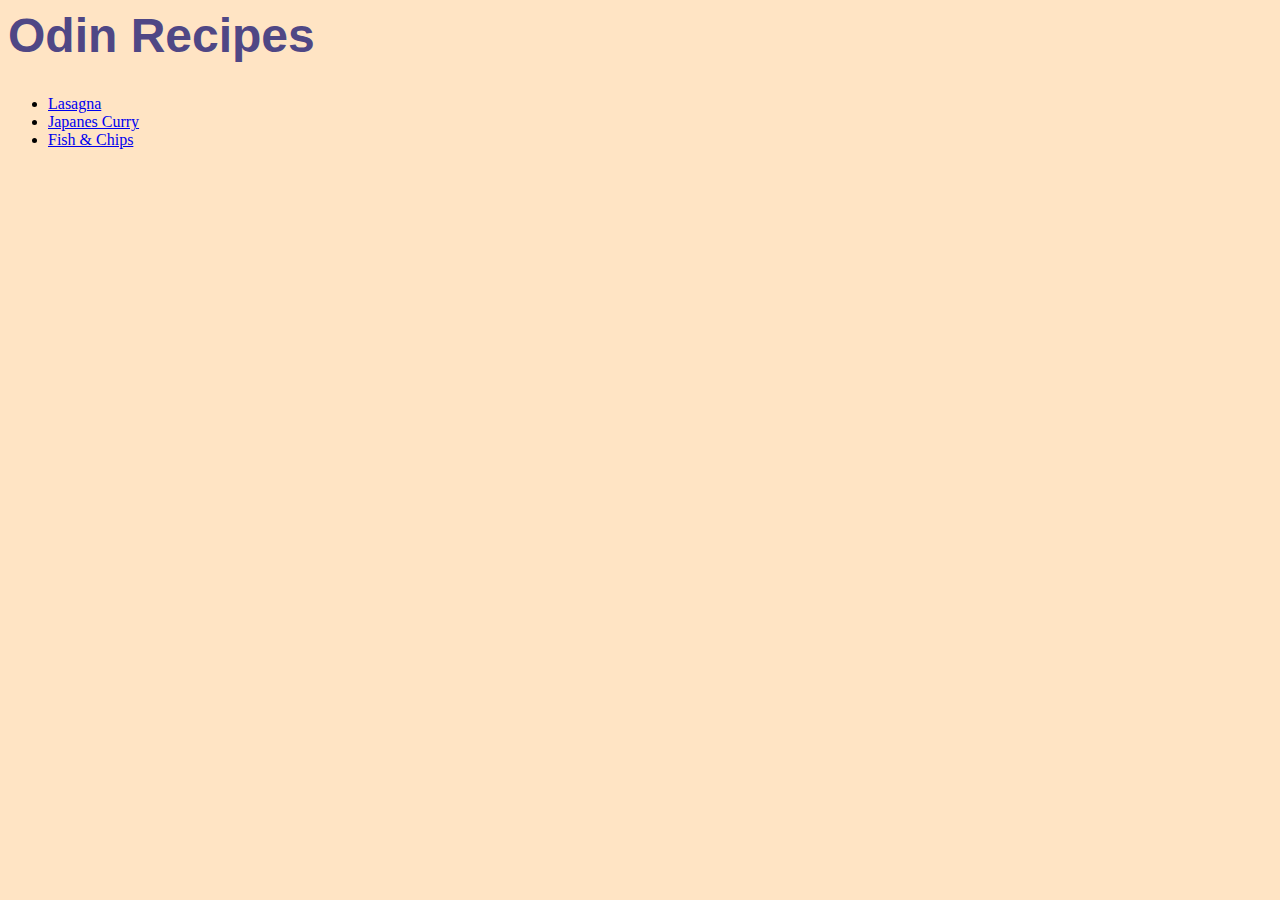
<file: index.html>
<html lang="en">

<head>
    <meta charset="UTF-8">
    <meta name="viewport" content="width=device-width, initial-scale=1.0">
    <link rel="stylesheet" href="./css/style.css">
    <title>Odin Recipes</title>
</head>

<body>
    <h1>Odin Recipes</h1>
    <ul>
        <li><a href="./recipes/lasagna.html">Lasagna</a></li>
        <li><a href="./recipes/j-curry.html">Japanes Curry</a></li>
        <li><a href="./recipes/fish-chips.html">Fish & Chips</a></li>
    </ul>

</body>

</html>
</file>
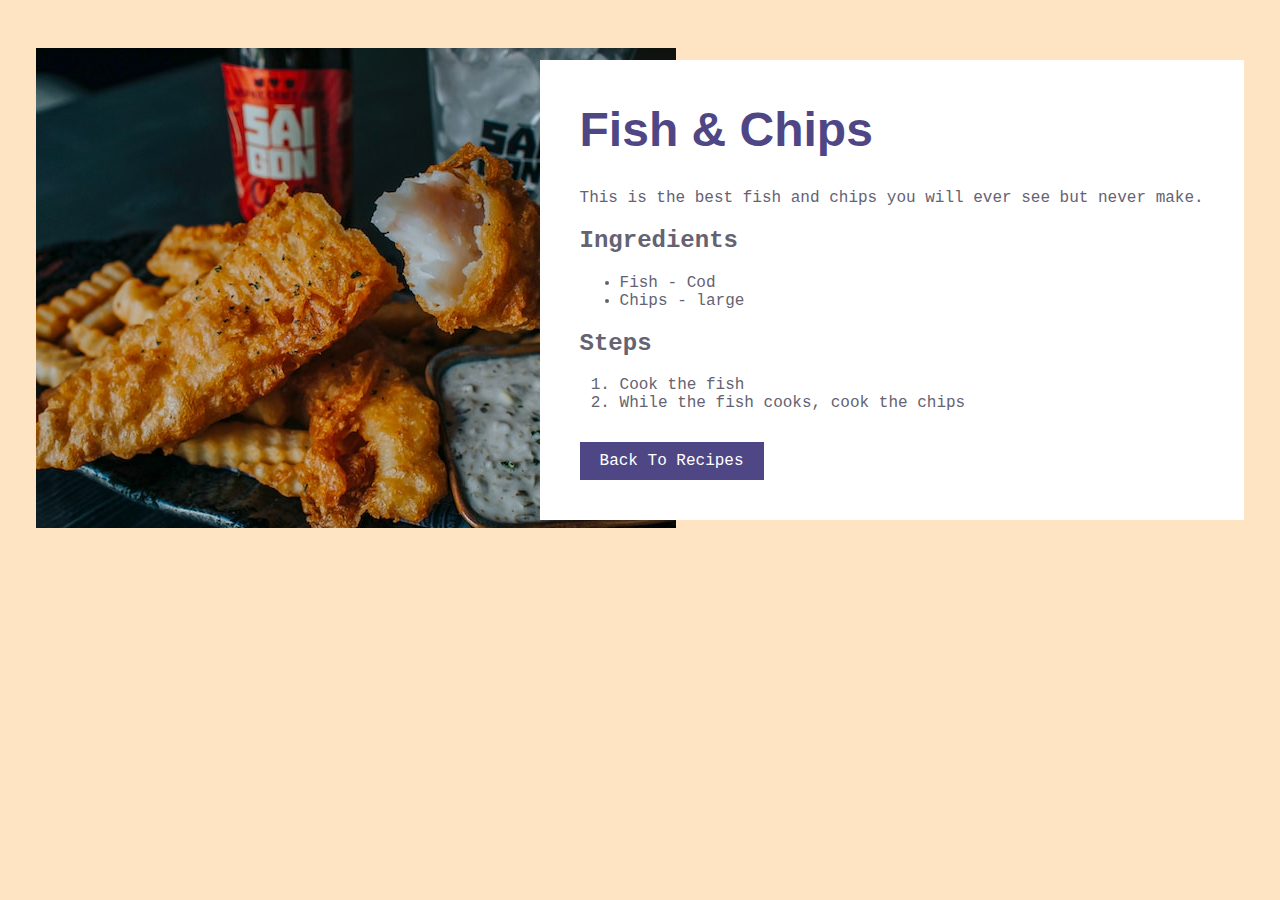
<file: recipes/fish-chips.html>
<!DOCTYPE html>
<html lang="en">
  <head>
    <meta charset="UTF-8" />
    <meta name="viewport" content="width=device-width, initial-scale=1.0" />
    <link rel="stylesheet" href="../css/style.css" />
    <title>Recipes Page</title>
  </head>

  <body>
    <div class="container">
      <div class="recipe_image">
        <img
          src="../images/mai-qu-c-tung-lam-HyuvFrHlJZc-unsplash.jpg"
          alt="Home made japanese curry in a dish"
        />
      </div>
      <div class="recipe">
        <h1>Fish & Chips</h1>

        <p>This is the best fish and chips you will ever see but never make.</p>
        <h2>Ingredients</h2>
        <ul>
          <li>Fish - Cod</li>
          <li>Chips - large</li>
        </ul>
        <h2>Steps</h2>
        <ol>
          <li>Cook the fish</li>
          <li>While the fish cooks, cook the chips</li>
        </ol>
        <div class="back_button">
          <a href="../index.html">Back To Recipes</a>
        </div>
      </div>
    </div>
  </body>
</html>
</file>
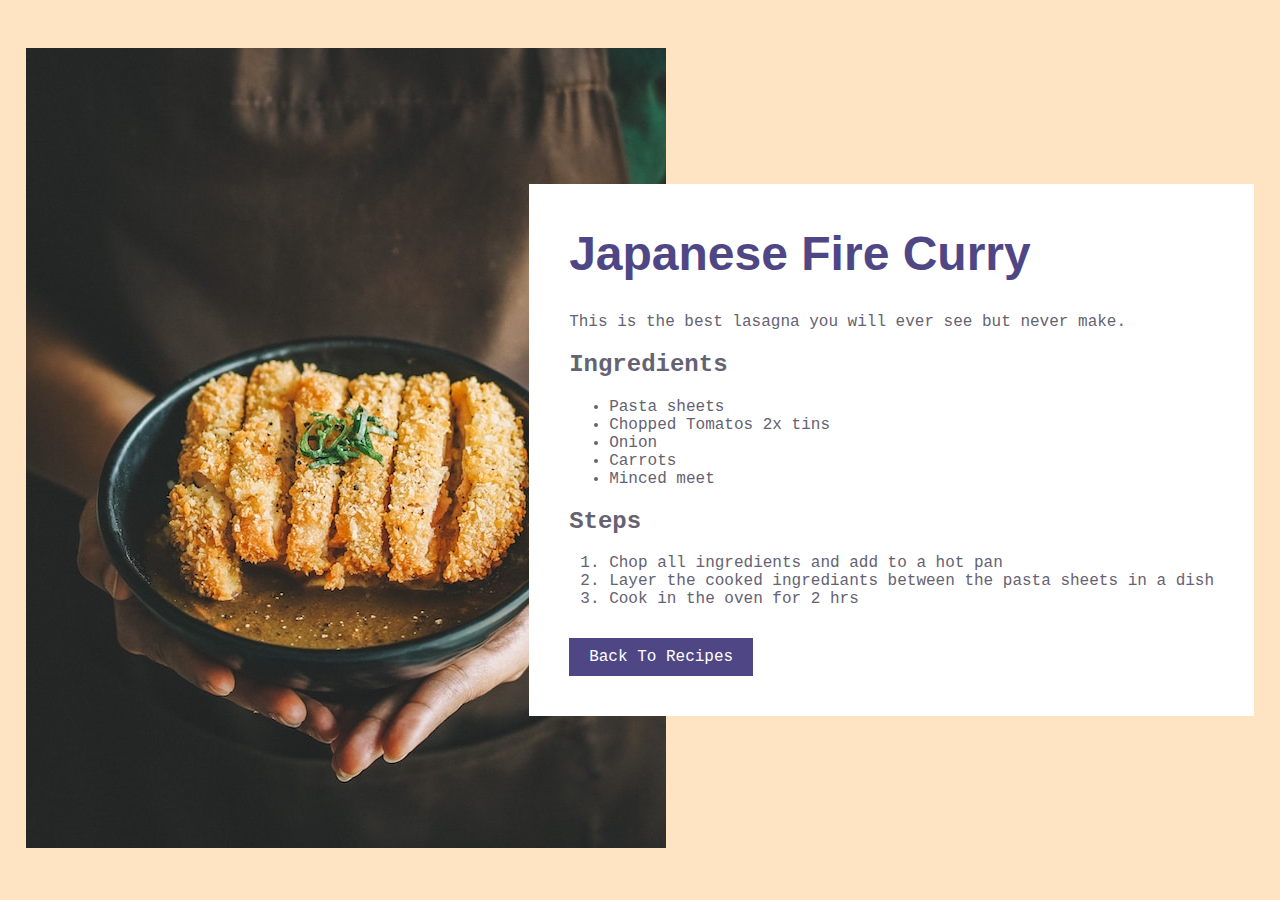
<file: recipes/j-curry.html>
<!DOCTYPE html>
<html lang="en">
  <head>
    <meta charset="UTF-8" />
    <meta name="viewport" content="width=device-width, initial-scale=1.0" />
    <link rel="stylesheet" href="../css/style.css" />
    <title>Recipes Page</title>
  </head>

  <body>
    <div class="container">
      <div class="recipe_image">
        <img
          src="../images/stefen-tan-_sfMD-OhFR8-unsplash.jpg"
          alt="Home made japanese curry in a dish"
        />
      </div>
      <div class="recipe">
        <h1>Japanese Fire Curry</h1>
        <p>This is the best lasagna you will ever see but never make.</p>
        <h2>Ingredients</h2>
        <ul>
          <li>Pasta sheets</li>
          <li>Chopped Tomatos 2x tins</li>
          <li>Onion</li>
          <li>Carrots</li>
          <li>Minced meet</li>
        </ul>
        <h2>Steps</h2>
        <ol>
          <li>Chop all ingredients and add to a hot pan</li>
          <li>
            Layer the cooked ingrediants between the pasta sheets in a dish
          </li>
          <li>Cook in the oven for 2 hrs</li>
        </ol>
        <div class="back_button">
          <a href="../index.html">Back To Recipes</a>
        </div>
      </div>
    </div>
  </body>
</html>
</file>
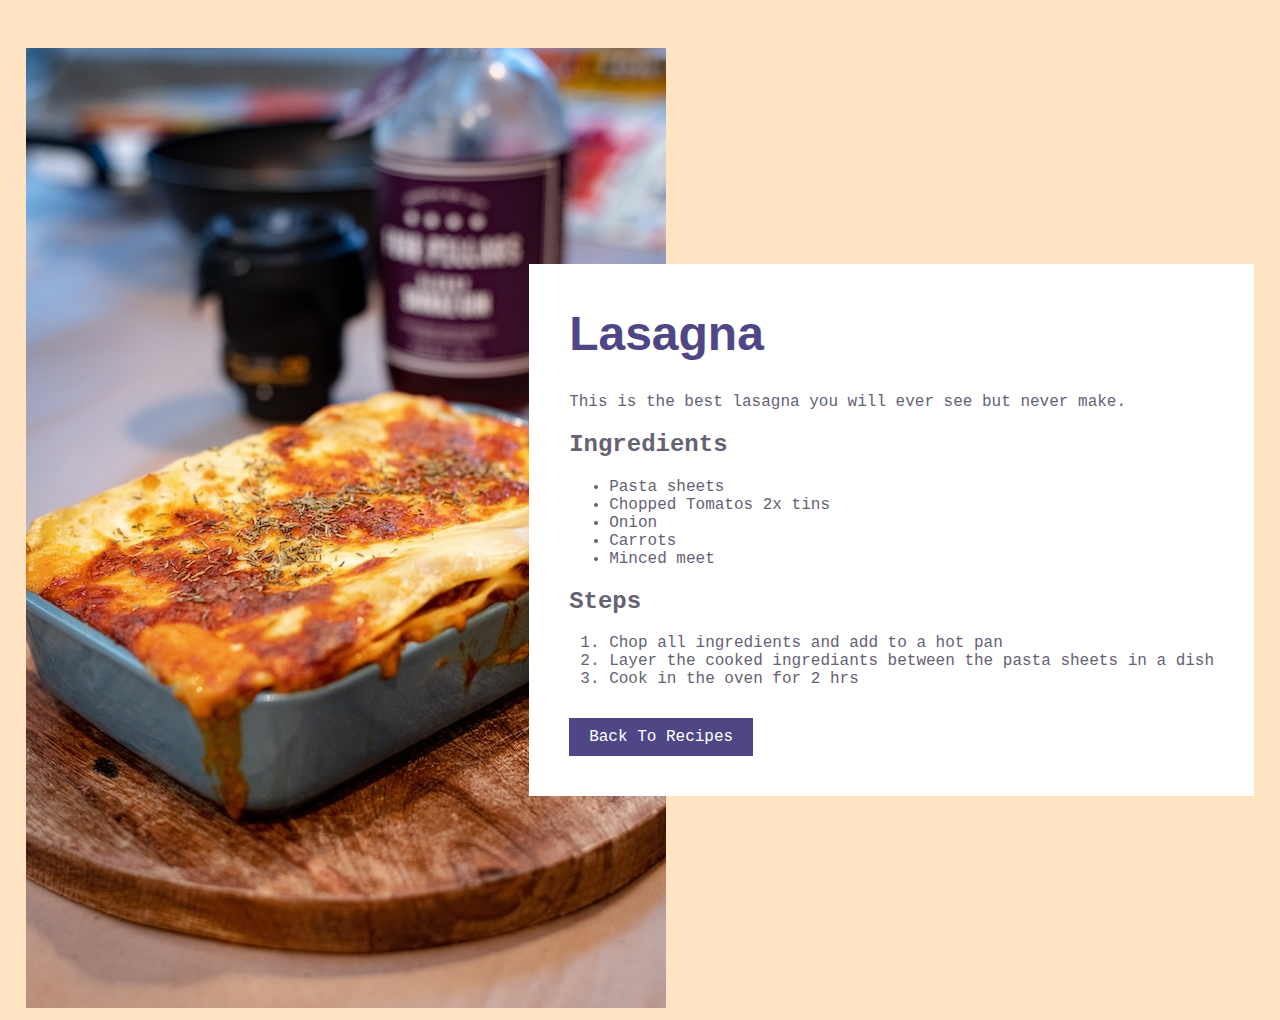
<file: recipes/lasagna.html>
<!DOCTYPE html>
<html lang="en">
  <head>
    <meta charset="UTF-8" />
    <meta name="viewport" content="width=device-width, initial-scale=1.0" />
    <title>Recipes Page</title>
    <link rel="stylesheet" href="../css/style.css" />
  </head>

  <body>
    <div class="container">
      <div class="recipe_image">
        <img
          src="../images/paul-pan-yQ3P5lr-v_A-unsplash.jpg"
          alt="Home made lasagna in a dish"
        />
      </div>
      <div class="recipe">
        <h1>Lasagna</h1>
        <p>This is the best lasagna you will ever see but never make.</p>
        <h2>Ingredients</h2>
        <ul>
          <li>Pasta sheets</li>
          <li>Chopped Tomatos 2x tins</li>
          <li>Onion</li>
          <li>Carrots</li>
          <li>Minced meet</li>
        </ul>
        <h2>Steps</h2>
        <ol>
          <li>Chop all ingredients and add to a hot pan</li>
          <li>
            Layer the cooked ingrediants between the pasta sheets in a dish
          </li>
          <li>Cook in the oven for 2 hrs</li>
        </ol>
        <div class="back_button">
          <a href="../index.html">Back To Recipes</a>
        </div>
      </div>
    </div>
  </body>
</html>
</file>
<file: css/style.css>
* {
  box-sizing: border-box;
}

Body {
  background-color: bisque;
}

h1 {
  font-size: 3rem;
  font-family: "Franklin Gothic Medium", "Arial Narrow", Arial, sans-serif;
  color: #4f4785;
}

.container {
  display: flex;
  gap: 0.2rem;
  align-items: center;
  justify-content: center;
  padding-top: 40px;
}
.recipe_image {
  max-width: 500px;
}
.recipe {
  font-family: "Courier New", Courier, monospace;
  background-color: white;
  color: #656272;
  padding: 10px 40px;
  max-width: 80%;
  max-height: 60%;
}
.back_button {
  margin: 40px 0px;
}
.back_button a {
  color: white;
  padding: 10px 20px;
  background-color: #4f4785;
  text-decoration: none;
}
</file>
